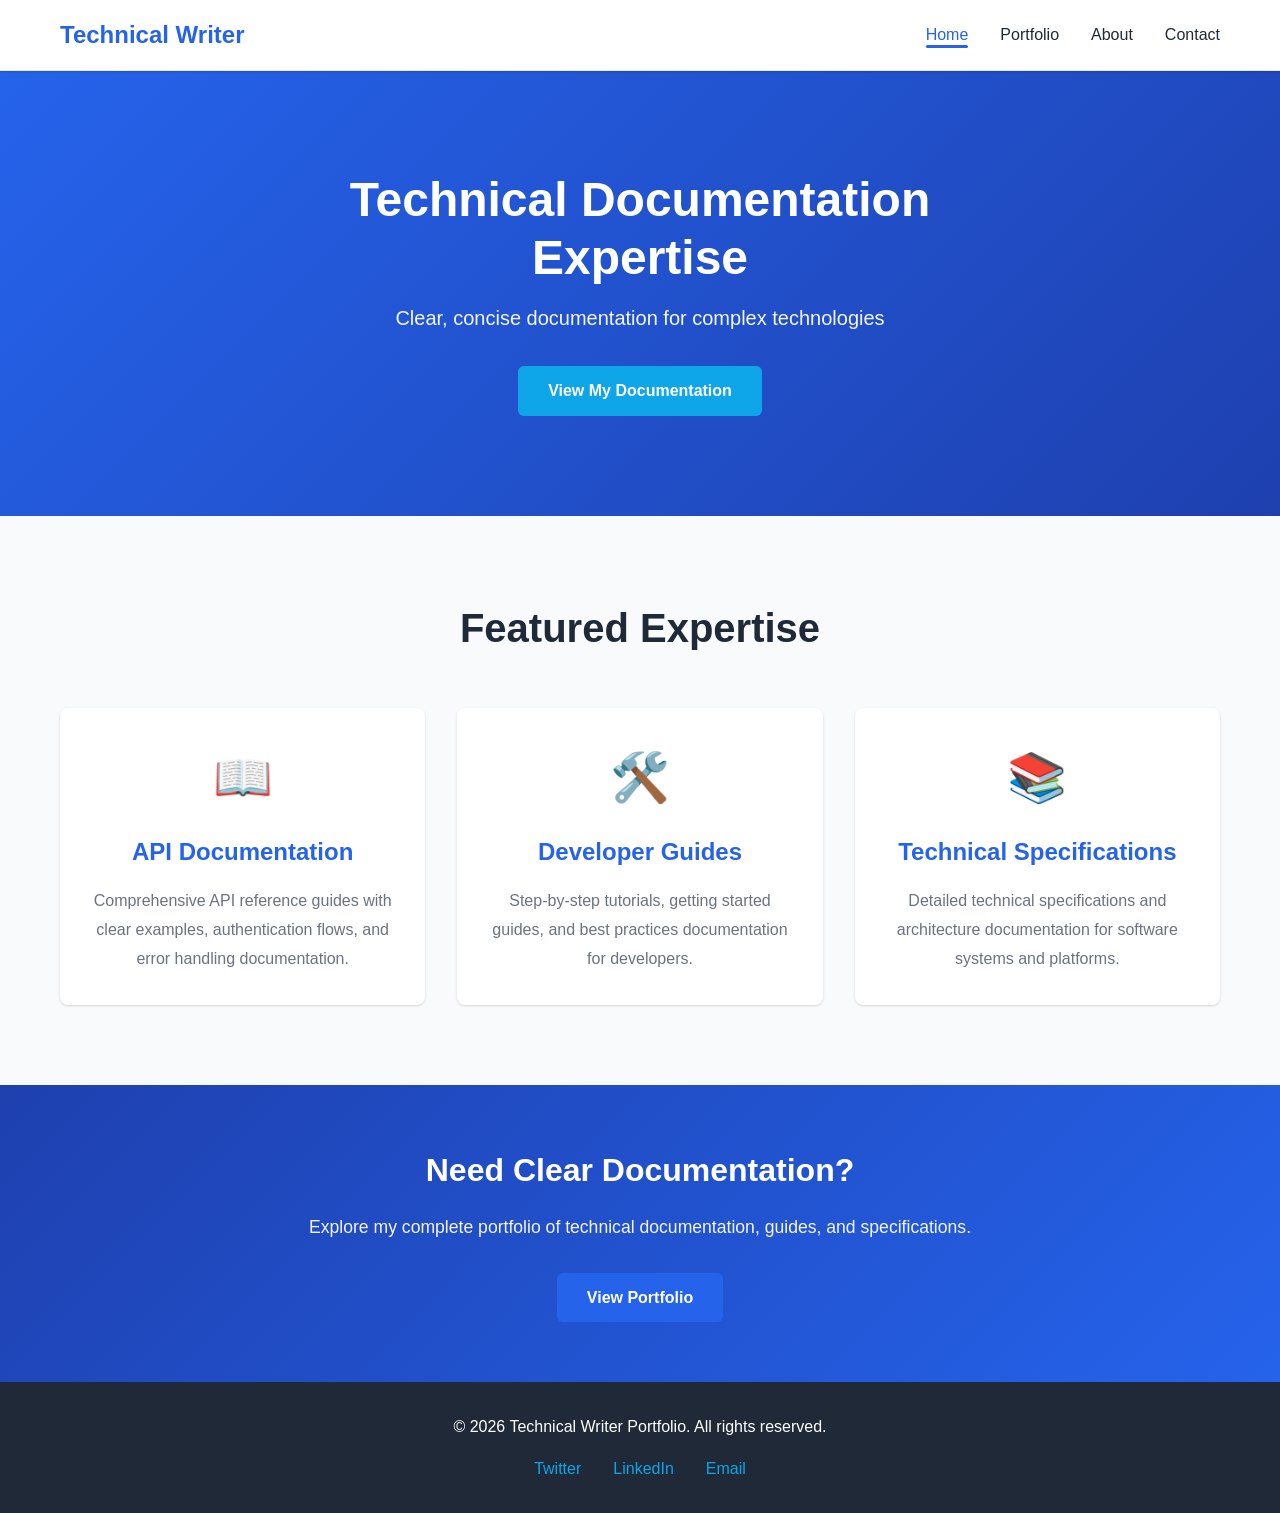
<file: index.html>
<!DOCTYPE html>
<html lang="en">
<head>
    <meta charset="UTF-8">
    <meta name="viewport" content="width=device-width, initial-scale=1.0">
    <title>Technical Writer Portfolio - Documentation & Guides</title>
    <link rel="stylesheet" href="css/style.css">
</head>
<body>
    <!-- Navigation -->
    <nav class="navbar">
        <div class="nav-container">
            <div class="logo">
                <h1>Technical Writer</h1>
            </div>
            <ul class="nav-menu">
                <li><a href="index.html" class="nav-link active">Home</a></li>
                <li><a href="portfolio.html" class="nav-link">Portfolio</a></li>
                <li><a href="about.html" class="nav-link">About</a></li>
                <li><a href="contact.html" class="nav-link">Contact</a></li>
            </ul>
            <div class="hamburger">
                <span></span>
                <span></span>
                <span></span>
            </div>
        </div>
    </nav>

    <!-- Hero Section -->
    <section class="hero">
        <div class="hero-content">
            <h2 class="hero-title">Technical Documentation Expertise</h2>
            <p class="hero-subtitle">Clear, concise documentation for complex technologies</p>
            <a href="portfolio.html" class="btn btn-primary">View My Documentation</a>
        </div>
    </section>

    <!-- Featured Work Section -->
    <section class="featured">
        <div class="container">
            <h2 class="section-title">Featured Expertise</h2>
            <div class="featured-grid">
                <div class="featured-item">
                    <div class="featured-icon">📖</div>
                    <h3>API Documentation</h3>
                    <p>Comprehensive API reference guides with clear examples, authentication flows, and error handling documentation.</p>
                </div>
                <div class="featured-item">
                    <div class="featured-icon">🛠️</div>
                    <h3>Developer Guides</h3>
                    <p>Step-by-step tutorials, getting started guides, and best practices documentation for developers.</p>
                </div>
                <div class="featured-item">
                    <div class="featured-icon">📚</div>
                    <h3>Technical Specifications</h3>
                    <p>Detailed technical specifications and architecture documentation for software systems and platforms.</p>
                </div>
            </div>
        </div>
    </section>

    <!-- CTA Section -->
    <section class="cta">
        <div class="container">
            <h2>Need Clear Documentation?</h2>
            <p>Explore my complete portfolio of technical documentation, guides, and specifications.</p>
            <a href="portfolio.html" class="btn btn-secondary">View Portfolio</a>
        </div>
    </section>

    <!-- Footer -->
    <footer class="footer">
        <div class="container">
            <p>&copy; 2026 Technical Writer Portfolio. All rights reserved.</p>
            <div class="social-links">
                <a href="#" title="Twitter">Twitter</a>
                <a href="#" title="LinkedIn">LinkedIn</a>
                <a href="#" title="Email">Email</a>
            </div>
        </div>
    </footer>

    <script src="js/script.js"></script>
</body>
</html>
</file>
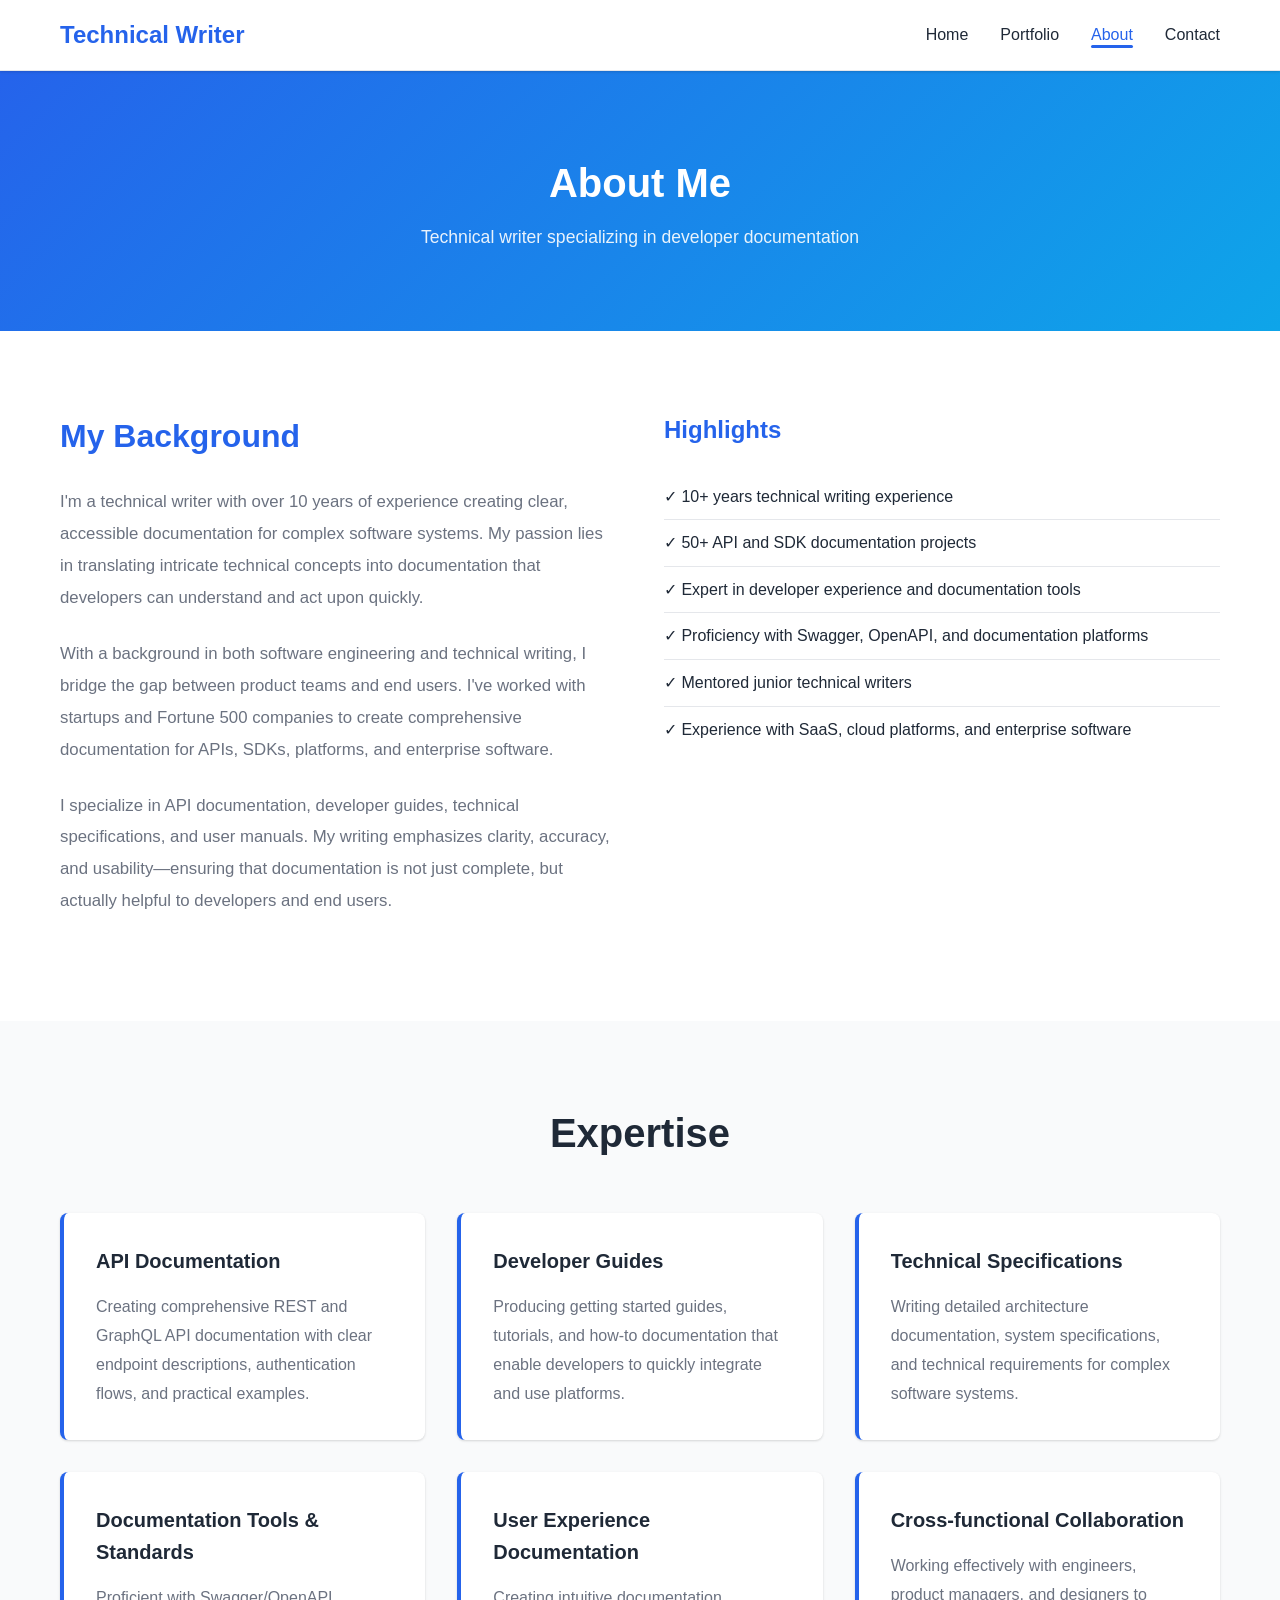
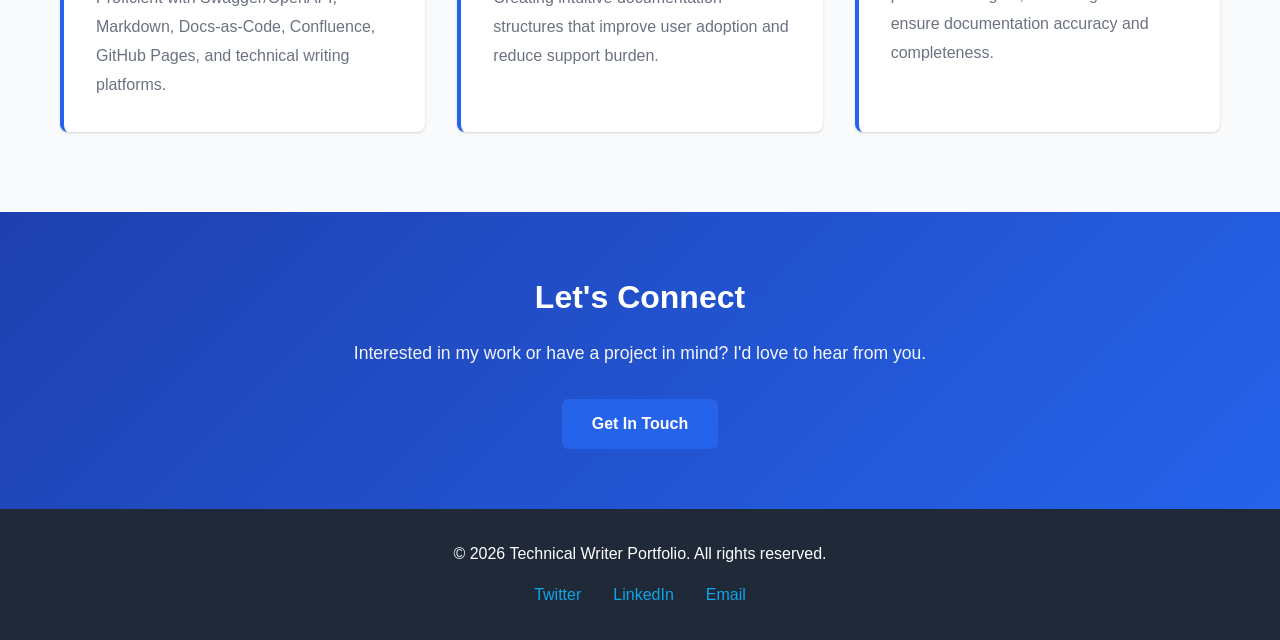
<file: about.html>
<!DOCTYPE html>
<html lang="en">
<head>
    <meta charset="UTF-8">
    <meta name="viewport" content="width=device-width, initial-scale=1.0">
    <title>About - Technical Writer</title>
    <link rel="stylesheet" href="css/style.css">
</head>
<body>
    <!-- Navigation -->
    <nav class="navbar">
        <div class="nav-container">
            <div class="logo">
                <h1>Technical Writer</h1>
            </div>
            <ul class="nav-menu">
                <li><a href="index.html" class="nav-link">Home</a></li>
                <li><a href="portfolio.html" class="nav-link">Portfolio</a></li>
                <li><a href="about.html" class="nav-link active">About</a></li>
                <li><a href="contact.html" class="nav-link">Contact</a></li>
            </ul>
            <div class="hamburger">
                <span></span>
                <span></span>
                <span></span>
            </div>
        </div>
    </nav>

    <!-- Page Header -->
    <section class="page-header">
        <div class="container">
            <h1>About Me</h1>
            <p>Technical writer specializing in developer documentation</p>
        </div>
    </section>

    <!-- About Section -->
    <section class="about-section">
        <div class="container">
            <div class="about-content">
                <div class="about-text">
                    <h2>My Background</h2>
                    <p>
                        I'm a technical writer with over 10 years of experience creating clear, accessible documentation for complex software systems. My passion lies in translating intricate technical concepts into documentation that developers can understand and act upon quickly.
                    </p>
                    <p>
                        With a background in both software engineering and technical writing, I bridge the gap between product teams and end users. I've worked with startups and Fortune 500 companies to create comprehensive documentation for APIs, SDKs, platforms, and enterprise software.
                    </p>
                    <p>
                        I specialize in API documentation, developer guides, technical specifications, and user manuals. My writing emphasizes clarity, accuracy, and usability—ensuring that documentation is not just complete, but actually helpful to developers and end users.
                    </p>
                </div>

                <div class="about-highlights">
                    <h3>Highlights</h3>
                    <ul class="highlights-list">
                        <li>✓ 10+ years technical writing experience</li>
                        <li>✓ 50+ API and SDK documentation projects</li>
                        <li>✓ Expert in developer experience and documentation tools</li>
                        <li>✓ Proficiency with Swagger, OpenAPI, and documentation platforms</li>
                        <li>✓ Mentored junior technical writers</li>
                        <li>✓ Experience with SaaS, cloud platforms, and enterprise software</li>
                    </ul>
                </div>
            </div>
        </div>
    </section>

    <!-- Skills & Expertise -->
    <section class="expertise">
        <div class="container">
            <h2 class="section-title">Expertise</h2>
            <div class="expertise-grid">
                <div class="expertise-item">
                    <h4>API Documentation</h4>
                    <p>Creating comprehensive REST and GraphQL API documentation with clear endpoint descriptions, authentication flows, and practical examples.</p>
                </div>
                <div class="expertise-item">
                    <h4>Developer Guides</h4>
                    <p>Producing getting started guides, tutorials, and how-to documentation that enable developers to quickly integrate and use platforms.</p>
                </div>
                <div class="expertise-item">
                    <h4>Technical Specifications</h4>
                    <p>Writing detailed architecture documentation, system specifications, and technical requirements for complex software systems.</p>
                </div>
                <div class="expertise-item">
                    <h4>Documentation Tools & Standards</h4>
                    <p>Proficient with Swagger/OpenAPI, Markdown, Docs-as-Code, Confluence, GitHub Pages, and technical writing platforms.</p>
                </div>
                <div class="expertise-item">
                    <h4>User Experience Documentation</h4>
                    <p>Creating intuitive documentation structures that improve user adoption and reduce support burden.</p>
                </div>
                <div class="expertise-item">
                    <h4>Cross-functional Collaboration</h4>
                    <p>Working effectively with engineers, product managers, and designers to ensure documentation accuracy and completeness.</p>
                </div>
            </div>
        </div>
    </section>

    <!-- Call to Action -->
    <section class="cta">
        <div class="container">
            <h2>Let's Connect</h2>
            <p>Interested in my work or have a project in mind? I'd love to hear from you.</p>
            <a href="contact.html" class="btn btn-secondary">Get In Touch</a>
        </div>
    </section>

    <!-- Footer -->
    <footer class="footer">
        <div class="container">
            <p>&copy; 2026 Technical Writer Portfolio. All rights reserved.</p>
            <div class="social-links">
                <a href="#" title="Twitter">Twitter</a>
                <a href="#" title="LinkedIn">LinkedIn</a>
                <a href="#" title="Email">Email</a>
            </div>
        </div>
    </footer>

    <script src="js/script.js"></script>
</body>
</html>
</file>
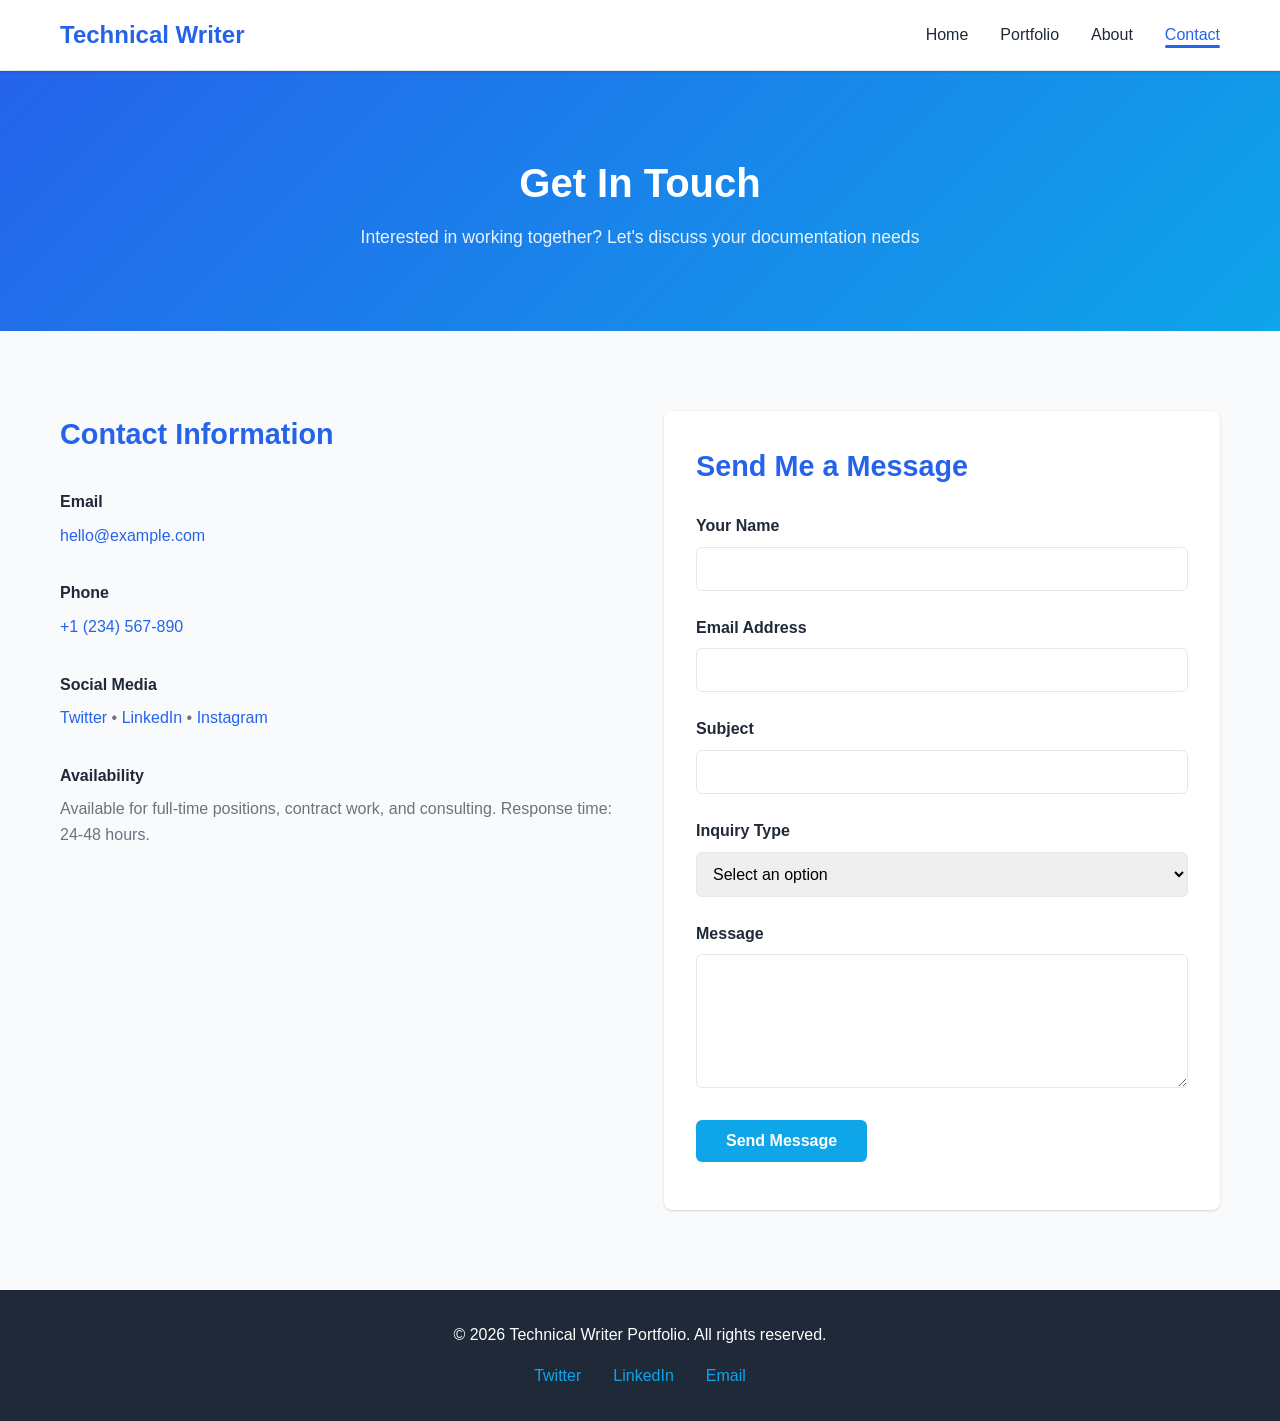
<file: contact.html>
<!DOCTYPE html>
<html lang="en">
<head>
    <meta charset="UTF-8">
    <meta name="viewport" content="width=device-width, initial-scale=1.0">
    <title>Contact - Technical Writer</title>
    <link rel="stylesheet" href="css/style.css">
</head>
<body>
    <!-- Navigation -->
    <nav class="navbar">
        <div class="nav-container">
            <div class="logo">
                <h1>Technical Writer</h1>
            </div>
            <ul class="nav-menu">
                <li><a href="index.html" class="nav-link">Home</a></li>
                <li><a href="portfolio.html" class="nav-link">Portfolio</a></li>
                <li><a href="about.html" class="nav-link">About</a></li>
                <li><a href="contact.html" class="nav-link active">Contact</a></li>
            </ul>
            <div class="hamburger">
                <span></span>
                <span></span>
                <span></span>
            </div>
        </div>
    </nav>

    <!-- Page Header -->
    <section class="page-header">
        <div class="container">
            <h1>Get In Touch</h1>
            <p>Interested in working together? Let's discuss your documentation needs</p>
        </div>
    </section>

    <!-- Contact Section -->
    <section class="contact-section">
        <div class="container">
            <div class="contact-wrapper">
                <div class="contact-info">
                    <h2>Contact Information</h2>
                    <div class="info-item">
                        <h4>Email</h4>
                        <p><a href="mailto:hello@example.com">hello@example.com</a></p>
                    </div>
                    <div class="info-item">
                        <h4>Phone</h4>
                        <p><a href="tel:+1234567890">+1 (234) 567-890</a></p>
                    </div>
                    <div class="info-item">
                        <h4>Social Media</h4>
                        <p>
                            <a href="#" target="_blank">Twitter</a> • 
                            <a href="#" target="_blank">LinkedIn</a> • 
                            <a href="#" target="_blank">Instagram</a>
                        </p>
                    </div>
                    <div class="info-item">
                        <h4>Availability</h4>
                        <p>Available for full-time positions, contract work, and consulting. Response time: 24-48 hours.</p>
                    </div>
                </div>

                <form class="contact-form" id="contactForm" method="POST">
                    <h2>Send Me a Message</h2>
                    
                    <div class="form-group">
                        <label for="name">Your Name</label>
                        <input type="text" id="name" name="name" required>
                    </div>

                    <div class="form-group">
                        <label for="email">Email Address</label>
                        <input type="email" id="email" name="email" required>
                    </div>

                    <div class="form-group">
                        <label for="subject">Subject</label>
                        <input type="text" id="subject" name="subject" required>
                    </div>

                    <div class="form-group">
                        <label for="inquiry-type">Inquiry Type</label>
                        <select id="inquiry-type" name="inquiry-type" required>
                            <option value="">Select an option</option>
                            <option value="fulltime">Full-time Position</option>
                            <option value="contract">Contract Work</option>
                            <option value="project">Project-based</option>
                            <option value="consulting">Consulting</option>
                            <option value="other">Other</option>
                        </select>
                    </div>

                    <div class="form-group">
                        <label for="message">Message</label>
                        <textarea id="message" name="message" rows="6" required></textarea>
                    </div>

                    <button type="submit" class="btn btn-primary">Send Message</button>
                    <p class="form-note" id="formMessage"></p>
                </form>
            </div>
        </div>
    </section>

    <!-- Footer -->
    <footer class="footer">
        <div class="container">
            <p>&copy; 2026 Technical Writer Portfolio. All rights reserved.</p>
            <div class="social-links">
                <a href="#" title="Twitter">Twitter</a>
                <a href="#" title="LinkedIn">LinkedIn</a>
                <a href="#" title="Email">Email</a>
            </div>
        </div>
    </footer>

    <script src="js/script.js"></script>
</body>
</html>
</file>
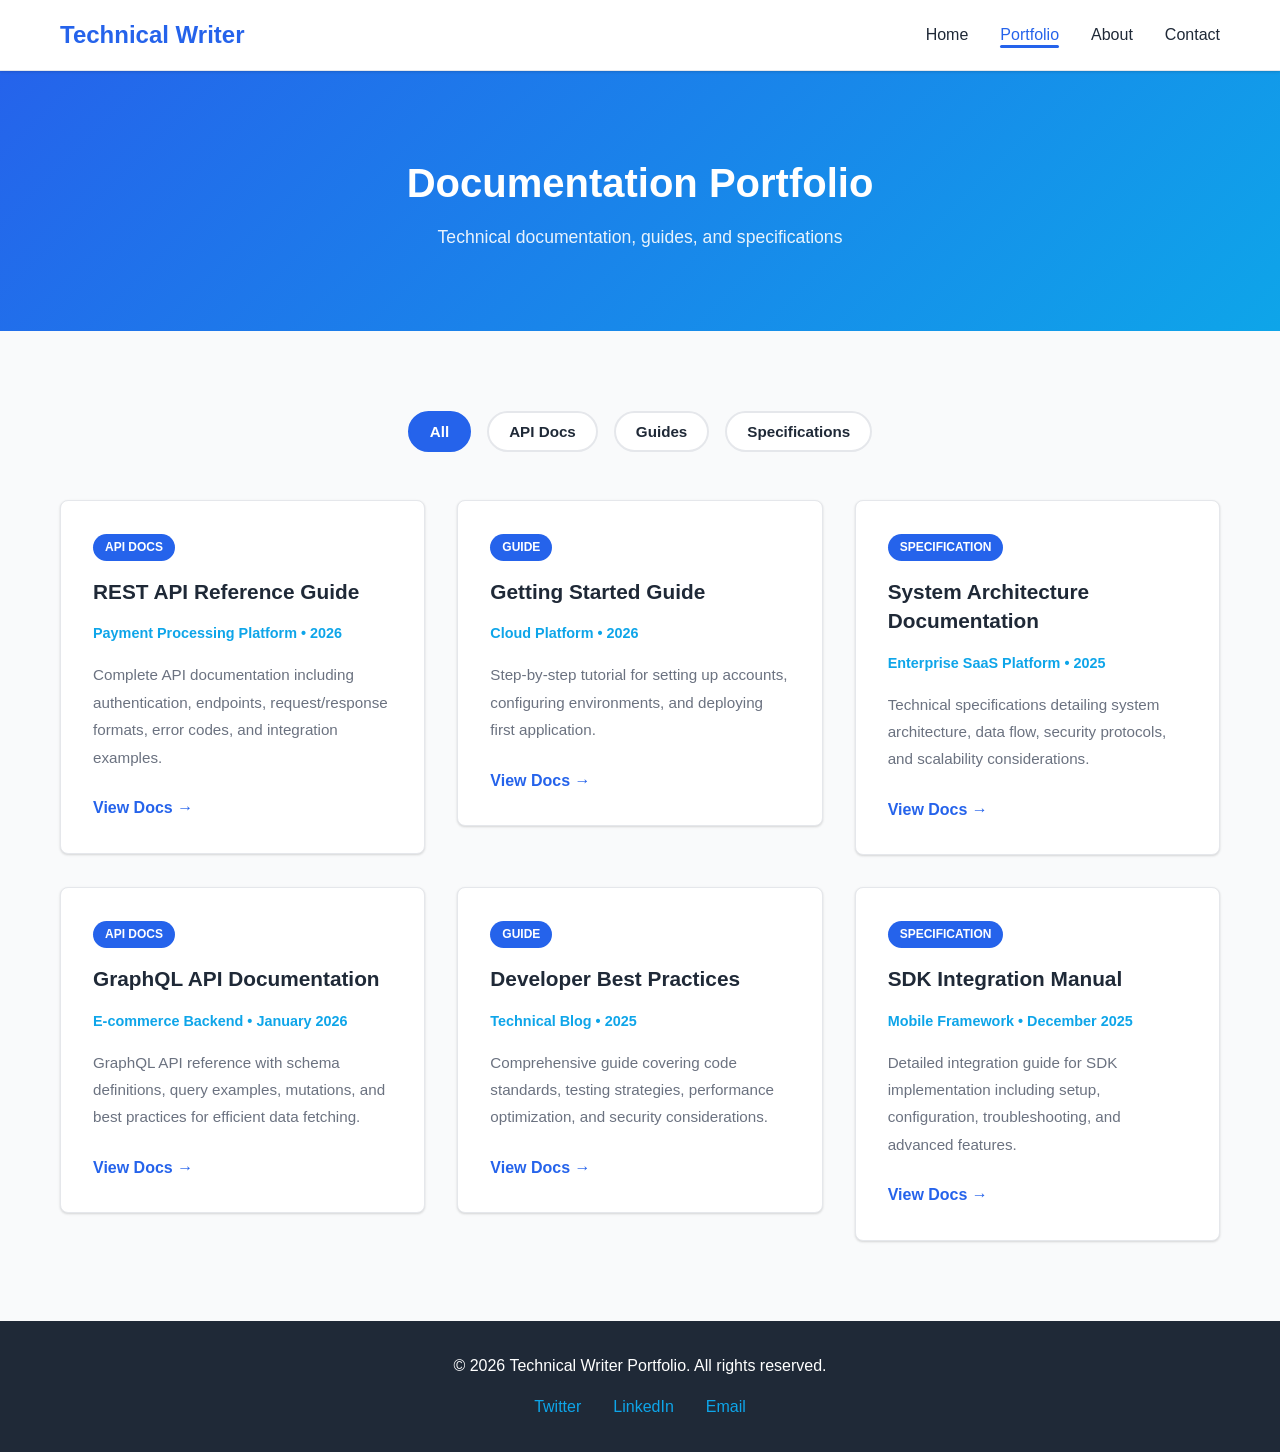
<file: portfolio.html>
<!DOCTYPE html>
<html lang="en">
<head>
    <meta charset="UTF-8">
    <meta name="viewport" content="width=device-width, initial-scale=1.0">
    <title>Portfolio - Technical Documentation</title>
    <link rel="stylesheet" href="css/style.css">
</head>
<body>
    <!-- Navigation -->
    <nav class="navbar">
        <div class="nav-container">
            <div class="logo">
                <h1>Technical Writer</h1>
            </div>
            <ul class="nav-menu">
                <li><a href="index.html" class="nav-link">Home</a></li>
                <li><a href="portfolio.html" class="nav-link active">Portfolio</a></li>
                <li><a href="about.html" class="nav-link">About</a></li>
                <li><a href="contact.html" class="nav-link">Contact</a></li>
            </ul>
            <div class="hamburger">
                <span></span>
                <span></span>
                <span></span>
            </div>
        </div>
    </nav>

    <!-- Page Header -->
    <section class="page-header">
        <div class="container">
            <h1>Documentation Portfolio</h1>
            <p>Technical documentation, guides, and specifications</p>
        </div>
    </section>

    <!-- Portfolio Section -->
    <section class="portfolio">
        <div class="container">
            <!-- Filter buttons -->
            <div class="filter-buttons">
                <button class="filter-btn active" data-filter="all">All</button>
                <button class="filter-btn" data-filter="api">API Docs</button>
                <button class="filter-btn" data-filter="guides">Guides</button>
                <button class="filter-btn" data-filter="specs">Specifications</button>
            </div>

            <!-- Portfolio grid -->
            <div class="portfolio-grid">
                <div class="portfolio-item" data-category="api">
                    <div class="portfolio-card">
                        <div class="portfolio-header">
                            <span class="category-badge">API Docs</span>
                        </div>
                        <h3>REST API Reference Guide</h3>
                        <p class="portfolio-meta">Payment Processing Platform • 2026</p>
                        <p class="portfolio-excerpt">Complete API documentation including authentication, endpoints, request/response formats, error codes, and integration examples.</p>
                        <a href="#" class="read-more">View Docs →</a>
                    </div>
                </div>

                <div class="portfolio-item" data-category="guides">
                    <div class="portfolio-card">
                        <div class="portfolio-header">
                            <span class="category-badge">Guide</span>
                        </div>
                        <h3>Getting Started Guide</h3>
                        <p class="portfolio-meta">Cloud Platform • 2026</p>
                        <p class="portfolio-excerpt">Step-by-step tutorial for setting up accounts, configuring environments, and deploying first application.</p>
                        <a href="#" class="read-more">View Docs →</a>
                    </div>
                </div>

                <div class="portfolio-item" data-category="specs">
                    <div class="portfolio-card">
                        <div class="portfolio-header">
                            <span class="category-badge">Specification</span>
                        </div>
                        <h3>System Architecture Documentation</h3>
                        <p class="portfolio-meta">Enterprise SaaS Platform • 2025</p>
                        <p class="portfolio-excerpt">Technical specifications detailing system architecture, data flow, security protocols, and scalability considerations.</p>
                        <a href="#" class="read-more">View Docs →</a>
                    </div>
                </div>

                <div class="portfolio-item" data-category="api">
                    <div class="portfolio-card">
                        <div class="portfolio-header">
                            <span class="category-badge">API Docs</span>
                        </div>
                        <h3>GraphQL API Documentation</h3>
                        <p class="portfolio-meta">E-commerce Backend • January 2026</p>
                        <p class="portfolio-excerpt">GraphQL API reference with schema definitions, query examples, mutations, and best practices for efficient data fetching.</p>
                        <a href="#" class="read-more">View Docs →</a>
                    </div>
                </div>

                <div class="portfolio-item" data-category="guides">
                    <div class="portfolio-card">
                        <div class="portfolio-header">
                            <span class="category-badge">Guide</span>
                        </div>
                        <h3>Developer Best Practices</h3>
                        <p class="portfolio-meta">Technical Blog • 2025</p>
                        <p class="portfolio-excerpt">Comprehensive guide covering code standards, testing strategies, performance optimization, and security considerations.</p>
                        <a href="#" class="read-more">View Docs →</a>
                    </div>
                </div>

                <div class="portfolio-item" data-category="specs">
                    <div class="portfolio-card">
                        <div class="portfolio-header">
                            <span class="category-badge">Specification</span>
                        </div>
                        <h3>SDK Integration Manual</h3>
                        <p class="portfolio-meta">Mobile Framework • December 2025</p>
                        <p class="portfolio-excerpt">Detailed integration guide for SDK implementation including setup, configuration, troubleshooting, and advanced features.</p>
                        <a href="#" class="read-more">View Docs →</a>
                    </div>
                </div>
            </div>
        </div>
    </section>

    <!-- Footer -->
    <footer class="footer">
        <div class="container">
            <p>&copy; 2026 Technical Writer Portfolio. All rights reserved.</p>
            <div class="social-links">
                <a href="#" title="Twitter">Twitter</a>
                <a href="#" title="LinkedIn">LinkedIn</a>
                <a href="#" title="Email">Email</a>
            </div>
        </div>
    </footer>

    <script src="js/script.js"></script>
</body>
</html>
</file>
<file: css/style.css>
/* ===== VARIABLES ===== */
:root {
    --primary-color: #2563eb;
    --secondary-color: #1e40af;
    --accent-color: #0ea5e9;
    --text-dark: #1f2937;
    --text-light: #6b7280;
    --bg-light: #f9fafb;
    --bg-white: #ffffff;
    --border-color: #e5e7eb;
    --shadow: 0 1px 3px rgba(0, 0, 0, 0.1), 0 1px 2px rgba(0, 0, 0, 0.06);
    --shadow-lg: 0 10px 15px -3px rgba(0, 0, 0, 0.1), 0 4px 6px -2px rgba(0, 0, 0, 0.05);
}

/* ===== RESET & GLOBAL STYLES ===== */
* {
    margin: 0;
    padding: 0;
    box-sizing: border-box;
}

html {
    scroll-behavior: smooth;
}

body {
    font-family: -apple-system, BlinkMacSystemFont, 'Segoe UI', Roboto, 'Helvetica Neue', Arial, sans-serif;
    color: var(--text-dark);
    line-height: 1.6;
    background-color: var(--bg-white);
}

.container {
    max-width: 1200px;
    margin: 0 auto;
    padding: 0 20px;
}

/* ===== NAVIGATION ===== */
.navbar {
    background-color: var(--bg-white);
    border-bottom: 1px solid var(--border-color);
    position: sticky;
    top: 0;
    z-index: 100;
    box-shadow: var(--shadow);
}

.nav-container {
    max-width: 1200px;
    margin: 0 auto;
    padding: 0 20px;
    display: flex;
    justify-content: space-between;
    align-items: center;
    height: 70px;
}

.logo h1 {
    font-size: 1.5rem;
    font-weight: 700;
    color: var(--primary-color);
}

.nav-menu {
    display: flex;
    list-style: none;
    gap: 2rem;
}

.nav-link {
    text-decoration: none;
    color: var(--text-dark);
    font-weight: 500;
    transition: color 0.3s ease;
    position: relative;
}

.nav-link:hover,
.nav-link.active {
    color: var(--primary-color);
}

.nav-link.active::after {
    content: '';
    position: absolute;
    bottom: -5px;
    left: 0;
    right: 0;
    height: 3px;
    background-color: var(--primary-color);
    border-radius: 2px;
}

.hamburger {
    display: none;
    flex-direction: column;
    cursor: pointer;
    gap: 5px;
}

.hamburger span {
    width: 25px;
    height: 3px;
    background-color: var(--text-dark);
    border-radius: 2px;
    transition: all 0.3s ease;
}

/* ===== HERO SECTION ===== */
.hero {
    background: linear-gradient(135deg, var(--primary-color) 0%, var(--secondary-color) 100%);
    color: white;
    padding: 100px 20px;
    text-align: center;
}

.hero-content {
    max-width: 700px;
    margin: 0 auto;
}

.hero-title {
    font-size: 3rem;
    font-weight: 800;
    margin-bottom: 1rem;
    line-height: 1.2;
}

.hero-subtitle {
    font-size: 1.25rem;
    margin-bottom: 2rem;
    opacity: 0.95;
}

/* ===== BUTTONS ===== */
.btn {
    display: inline-block;
    padding: 12px 30px;
    border-radius: 6px;
    text-decoration: none;
    font-weight: 600;
    transition: all 0.3s ease;
    border: none;
    cursor: pointer;
    font-size: 1rem;
}

.btn-primary {
    background-color: var(--accent-color);
    color: white;
}

.btn-primary:hover {
    background-color: #0284c7;
    transform: translateY(-2px);
    box-shadow: var(--shadow-lg);
}

.btn-secondary {
    background-color: var(--primary-color);
    color: white;
}

.btn-secondary:hover {
    background-color: var(--secondary-color);
    transform: translateY(-2px);
    box-shadow: var(--shadow-lg);
}

/* ===== SECTIONS ===== */
.section-title {
    font-size: 2.5rem;
    font-weight: 700;
    margin-bottom: 3rem;
    text-align: center;
    color: var(--text-dark);
}

/* ===== FEATURED SECTION ===== */
.featured {
    padding: 80px 20px;
    background-color: var(--bg-light);
}

.featured-grid {
    display: grid;
    grid-template-columns: repeat(auto-fit, minmax(300px, 1fr));
    gap: 2rem;
    max-width: 1200px;
    margin: 0 auto;
}

.featured-item {
    background-color: var(--bg-white);
    padding: 2rem;
    border-radius: 8px;
    text-align: center;
    box-shadow: var(--shadow);
    transition: transform 0.3s ease, box-shadow 0.3s ease;
}

.featured-item:hover {
    transform: translateY(-5px);
    box-shadow: var(--shadow-lg);
}

.featured-icon {
    font-size: 3rem;
    margin-bottom: 1rem;
}

.featured-item h3 {
    font-size: 1.5rem;
    margin-bottom: 1rem;
    color: var(--primary-color);
}

.featured-item p {
    color: var(--text-light);
    line-height: 1.8;
}

/* ===== CTA SECTION ===== */
.cta {
    background: linear-gradient(135deg, var(--secondary-color) 0%, var(--primary-color) 100%);
    color: white;
    padding: 60px 20px;
    text-align: center;
}

.cta h2 {
    font-size: 2rem;
    margin-bottom: 1rem;
}

.cta p {
    font-size: 1.1rem;
    margin-bottom: 2rem;
    opacity: 0.95;
}

/* ===== PAGE HEADER ===== */
.page-header {
    background: linear-gradient(135deg, var(--primary-color) 0%, var(--accent-color) 100%);
    color: white;
    padding: 80px 20px;
    text-align: center;
}

.page-header h1 {
    font-size: 2.5rem;
    margin-bottom: 0.5rem;
}

.page-header p {
    font-size: 1.1rem;
    opacity: 0.9;
}

/* ===== PORTFOLIO SECTION ===== */
.portfolio {
    padding: 80px 20px;
    background-color: var(--bg-light);
}

.filter-buttons {
    display: flex;
    justify-content: center;
    gap: 1rem;
    margin-bottom: 3rem;
    flex-wrap: wrap;
}

.filter-btn {
    padding: 10px 20px;
    border: 2px solid var(--border-color);
    background-color: var(--bg-white);
    color: var(--text-dark);
    border-radius: 25px;
    cursor: pointer;
    font-weight: 600;
    transition: all 0.3s ease;
    font-size: 0.95rem;
}

.filter-btn:hover,
.filter-btn.active {
    background-color: var(--primary-color);
    color: white;
    border-color: var(--primary-color);
}

.portfolio-grid {
    display: grid;
    grid-template-columns: repeat(auto-fill, minmax(350px, 1fr));
    gap: 2rem;
    max-width: 1200px;
    margin: 0 auto;
}

.portfolio-card {
    background-color: var(--bg-white);
    border-radius: 8px;
    padding: 2rem;
    box-shadow: var(--shadow);
    transition: all 0.3s ease;
    border: 1px solid var(--border-color);
}

.portfolio-card:hover {
    transform: translateY(-5px);
    box-shadow: var(--shadow-lg);
}

.portfolio-header {
    margin-bottom: 1rem;
}

.category-badge {
    display: inline-block;
    background-color: var(--primary-color);
    color: white;
    padding: 4px 12px;
    border-radius: 20px;
    font-size: 0.75rem;
    font-weight: 600;
    text-transform: uppercase;
}

.portfolio-card h3 {
    font-size: 1.3rem;
    margin: 1rem 0;
    color: var(--text-dark);
    line-height: 1.4;
}

.portfolio-meta {
    color: var(--accent-color);
    font-size: 0.9rem;
    font-weight: 600;
    margin-bottom: 1rem;
}

.portfolio-excerpt {
    color: var(--text-light);
    margin-bottom: 1.5rem;
    line-height: 1.8;
    font-size: 0.95rem;
}

.read-more {
    color: var(--primary-color);
    text-decoration: none;
    font-weight: 600;
    display: inline-block;
    transition: all 0.3s ease;
}

.read-more:hover {
    gap: 0.5rem;
    transform: translateX(5px);
}

/* ===== ABOUT SECTION ===== */
.about-section {
    padding: 80px 20px;
}

.about-content {
    display: grid;
    grid-template-columns: 1fr 1fr;
    gap: 3rem;
    max-width: 1200px;
    margin: 0 auto;
    align-items: start;
}

.about-text h2 {
    font-size: 2rem;
    margin-bottom: 1.5rem;
    color: var(--primary-color);
}

.about-text p {
    color: var(--text-light);
    margin-bottom: 1.5rem;
    line-height: 1.9;
    font-size: 1.05rem;
}

.about-highlights h3 {
    font-size: 1.5rem;
    margin-bottom: 1.5rem;
    color: var(--primary-color);
}

.highlights-list {
    list-style: none;
}

.highlights-list li {
    padding: 10px 0;
    color: var(--text-dark);
    font-weight: 500;
    border-bottom: 1px solid var(--border-color);
}

.highlights-list li:last-child {
    border-bottom: none;
}

/* ===== EXPERTISE SECTION ===== */
.expertise {
    padding: 80px 20px;
    background-color: var(--bg-light);
}

.expertise-grid {
    display: grid;
    grid-template-columns: repeat(auto-fit, minmax(300px, 1fr));
    gap: 2rem;
    max-width: 1200px;
    margin: 0 auto;
}

.expertise-item {
    background-color: var(--bg-white);
    padding: 2rem;
    border-radius: 8px;
    box-shadow: var(--shadow);
    border-left: 4px solid var(--primary-color);
}

.expertise-item h4 {
    font-size: 1.25rem;
    margin-bottom: 1rem;
    color: var(--text-dark);
}

.expertise-item p {
    color: var(--text-light);
    line-height: 1.8;
}

/* ===== CONTACT SECTION ===== */
.contact-section {
    padding: 80px 20px;
    background-color: var(--bg-light);
}

.contact-wrapper {
    display: grid;
    grid-template-columns: 1fr 1fr;
    gap: 3rem;
    max-width: 1200px;
    margin: 0 auto;
}

.contact-info h2 {
    font-size: 1.8rem;
    margin-bottom: 2rem;
    color: var(--primary-color);
}

.info-item {
    margin-bottom: 2rem;
}

.info-item h4 {
    font-weight: 600;
    color: var(--text-dark);
    margin-bottom: 0.5rem;
}

.info-item p {
    color: var(--text-light);
}

.info-item a {
    color: var(--primary-color);
    text-decoration: none;
    font-weight: 500;
}

.info-item a:hover {
    text-decoration: underline;
}

/* ===== FORM STYLES ===== */
.contact-form {
    background-color: var(--bg-white);
    padding: 2rem;
    border-radius: 8px;
    box-shadow: var(--shadow);
}

.contact-form h2 {
    font-size: 1.8rem;
    margin-bottom: 1.5rem;
    color: var(--primary-color);
}

.form-group {
    margin-bottom: 1.5rem;
}

.form-group label {
    display: block;
    margin-bottom: 0.5rem;
    font-weight: 600;
    color: var(--text-dark);
}

.form-group input,
.form-group select,
.form-group textarea {
    width: 100%;
    padding: 12px;
    border: 1px solid var(--border-color);
    border-radius: 6px;
    font-family: inherit;
    font-size: 1rem;
    transition: border-color 0.3s ease;
}

.form-group input:focus,
.form-group select:focus,
.form-group textarea:focus {
    outline: none;
    border-color: var(--primary-color);
    box-shadow: 0 0 0 3px rgba(37, 99, 235, 0.1);
}

.form-group textarea {
    resize: vertical;
}

.form-note {
    margin-top: 1rem;
    font-size: 0.95rem;
    color: var(--accent-color);
    font-weight: 500;
}

/* ===== FOOTER ===== */
.footer {
    background-color: var(--text-dark);
    color: white;
    padding: 2rem 20px;
    text-align: center;
}

.footer .container {
    max-width: 1200px;
    margin: 0 auto;
}

.social-links {
    margin-top: 1rem;
    display: flex;
    justify-content: center;
    gap: 2rem;
}

.social-links a {
    color: var(--accent-color);
    text-decoration: none;
    font-weight: 500;
    transition: color 0.3s ease;
}

.social-links a:hover {
    color: white;
}

/* ===== RESPONSIVE DESIGN ===== */
@media (max-width: 768px) {
    .hamburger {
        display: flex;
    }

    .nav-menu {
        position: absolute;
        left: -100%;
        top: 70px;
        flex-direction: column;
        background-color: var(--bg-white);
        width: 100%;
        text-align: center;
        transition: 0.3s;
        box-shadow: var(--shadow-lg);
        padding: 1rem 0;
        gap: 0;
    }

    .nav-menu li {
        padding: 1rem 0;
        border-bottom: 1px solid var(--border-color);
    }

    .nav-menu.active {
        left: 0;
    }

    .hero-title {
        font-size: 2rem;
    }

    .hero-subtitle {
        font-size: 1rem;
    }

    .section-title {
        font-size: 1.8rem;
        margin-bottom: 2rem;
    }

    .featured-grid {
        grid-template-columns: 1fr;
    }

    .about-content {
        grid-template-columns: 1fr;
    }

    .contact-wrapper {
        grid-template-columns: 1fr;
    }

    .portfolio-grid {
        grid-template-columns: 1fr;
    }

    .page-header h1 {
        font-size: 1.8rem;
    }

    .cta h2 {
        font-size: 1.5rem;
    }
}

@media (max-width: 480px) {
    .nav-menu {
        gap: 0;
    }

    .hero-title {
        font-size: 1.5rem;
    }

    .section-title {
        font-size: 1.5rem;
    }

    .filter-buttons {
        flex-direction: column;
    }

    .filter-btn {
        width: 100%;
    }

    .portfolio-grid {
        grid-template-columns: 1fr;
    }

    .contact-wrapper {
        grid-template-columns: 1fr;
    }
}
</file>
